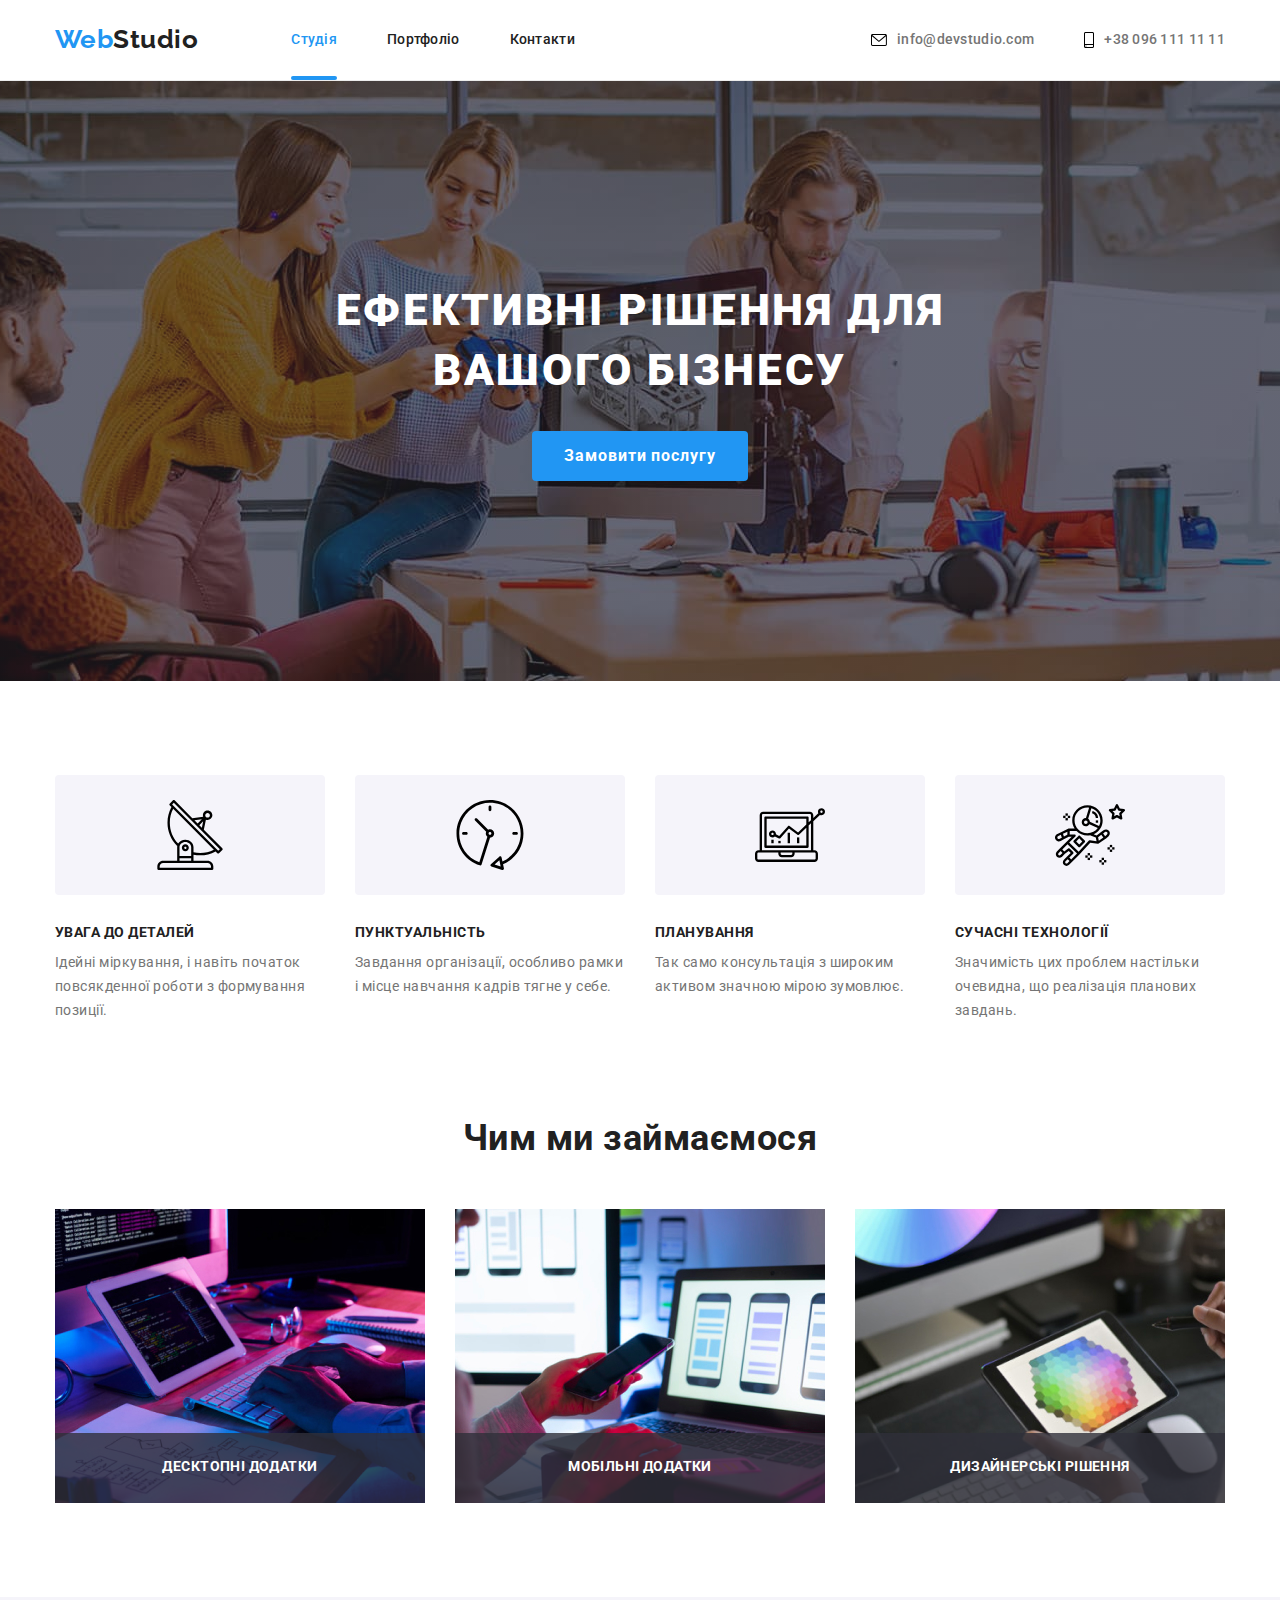
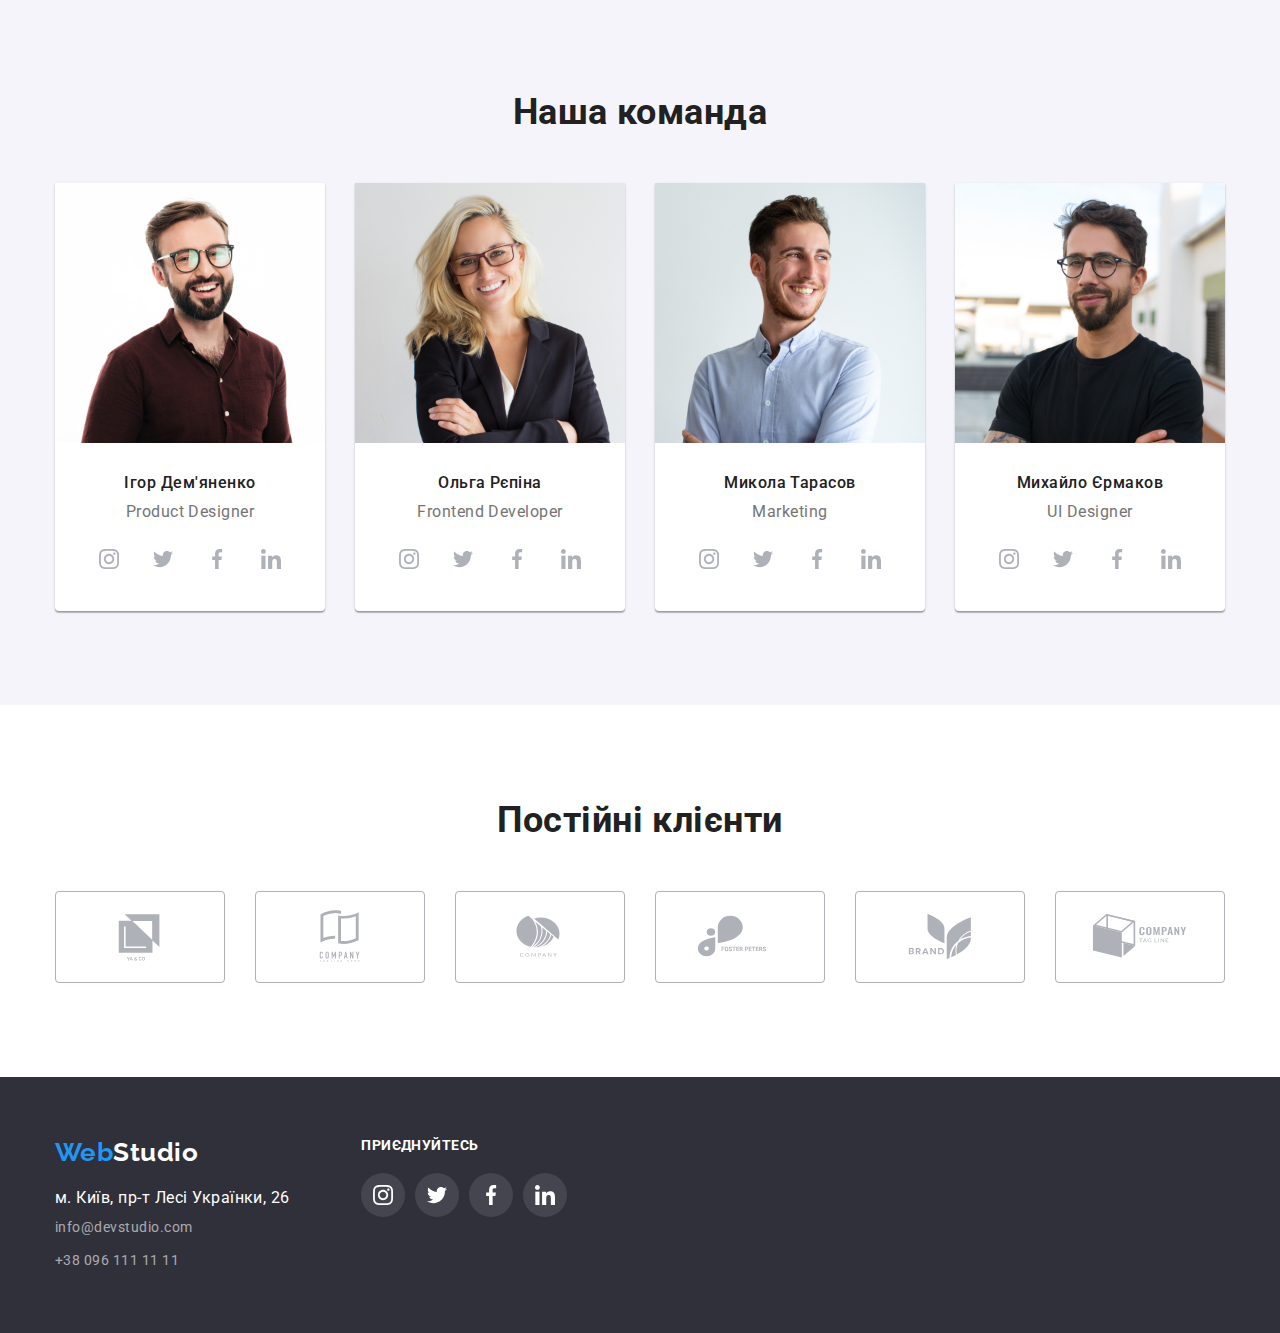
<file: index.html>
<!DOCTYPE html>
<html lang="uk">

<head>
    <meta charset="UTF-8">
    <meta http-equiv="X-UA-Compatible" content="IE=edge">
    <meta name="viewport" content="width=device-width, initial-scale=1.0">
    <title>Document</title>
    <link rel="stylesheet" href="./css/styles.css">
    <link rel="preconnect" href="https://fonts.googleapis.com">
    <link rel="preconnect" href="https://fonts.gstatic.com" crossorigin>
    <link rel="stylesheet"
        href="https://cdnjs.cloudflare.com/ajax/libs/modern-normalize/1.1.0/modern-normalize.min.css">
    <link
        href="https://fonts.googleapis.com/css2?family=Raleway:wght@700&family=Roboto:wght@400;500;700;900&display=swap"
        rel="stylesheet">
    <link rel="stylesheet" href="css/styles.css">
</head>

<body class="page">
    <header class="page-header">
        <nav class="container main-nav">
            <a href="./index.html" class="logo"><span class="logo-first">Web</span>Studio</a>
            <ul class="site-nav list">
                <li class="item"><a class="link current" href="./index.html">Студія</a></li>
                <li class="item"><a class="link" href="./portfolio.html">Портфоліо</a></li>
                <li class="item"><a class="link" href="">Контакти</a></li>
            </ul>
    
            <ul class="auth-nav list">
                <li class="item">
                    <a class="link-contact" href="mailto:info@devstudio.com">
                        <svg class="svg-contact" style="width: 16px; height: 12px">
                            <use href="./images/icons.svg#icon-envelope"></use>
                        </svg>
                        <p>info@devstudio.com</p>
                    </a>
                </li>
                <li class="item">
                    <a class="link-contact" href="tel:+380961111111">
                        <svg class="svg-contact" style="width: 10px; height: 16px">
                            <use href="./images/icons.svg#icon-smartphone"></use>
                        </svg>
                        <p>+38 096 111 11 11</p>
                    </a>
                </li>
            </ul>
        </nav>
    </header>

    <main>
        <section class="section-hero hero">
                <div class="container">
                    <h1 class="hero-title">Ефективні рішення для вашого бізнесу</h1>
                    <button type="button" class="button-hero" data-modal-open>Замовити послугу</button>
                </div>
        </section>

        <section class="section">
            <div class="container">
                <h2 class="visually-hidden">Особливості</h2>
                <ul class="feauture-list">
                    <li class="item">
                        <div class="icon-box">
                            <svg class="icon">
                                <use href="./images/icons.svg#icon-antenna-1"></use>
                            </svg>
                        </div>
                        <h3 class="title">УВАГА ДО ДЕТАЛЕЙ</h3>
                        <p class="text">Ідейні міркування, і навіть початок повсякденної роботи з формування позиції.</p>
                    </li>
                    <li class="item">
                        <div class="icon-box">
                            <svg class="icon">
                                <use href="./images/icons.svg#icon-clock"></use>
                            </svg>
                        </div>

                        <h3 class="title">ПУНКТУАЛЬНІСТЬ</h3>
                        <p class="text">Завдання організації, особливо рамки і місце навчання кадрів тягне у себе.</p>
                    </li>
                    <li class="item">
                        <div class="icon-box">
                            <svg class="icon">
                                <use href="./images/icons.svg#icon-diagram"></use>
                            </svg>
                        </div>

                        <h3 class="title">ПЛАНУВАННЯ</h3>
                        <p class="text">Так само консультація з широким активом значною мірою зумовлює.</p>
                    </li>
                    <li class="item">
                        <div class="icon-box">
                            <svg class="icon">
                                <use href="./images/icons.svg#icon-astronaut"></use>
                            </svg>
                        </div>

                        <h3 class="title">СУЧАСНІ ТЕХНОЛОГІЇ</h3>
                        <p class="text">Значимість цих проблем настільки очевидна, що реалізація планових завдань.</p>
                    </li>
                </ul>
        
            </div>
        </section>

        <section class="section top-padd-minus">
            <div class="container">
                <h2 class="section-title">Чим ми займаємося</h2>
                <ul class="our-work">
                    <li class="item">
                        <img src="./images/img1.jpg" alt="Людина верстає за компьютером" width="370">
                        <div class="shadow-box">
                            <p class="our-work-header">Десктопні додатки</p>
                        </div>
                    </li>
                    <li class="item">
                        <img src="./images/img2.jpg" alt="Людина верстає. Телефон у руці." width="370">
                        <div class="shadow-box">
                            <p class="our-work-header">Мобільні додатки</p>
                        </div>
                
                    </li>
                    <li class="item">
                        <img src="./images/img3.jpg" alt="Людина верстає. Планшет у руці." width="370">
                        <div class="shadow-box">
                            <p class="our-work-header">Дизайнерські рішення</p>
                        </div>
                    </li>
                </ul>
        
            </div>
        </section>

        <section class="section team">
            <div class="container">
                <h2 class="section-title team">Наша команда</h2>
                <ul class="team-list">
                    <li class="item">
                        <img src="./images/img_kom_1.jpg" alt="Фото Ігор Дем'яненко. Product Designer." width="270">
                        <div class="team-name">
                            <h3 class="com-title">Ігор Дем'яненко</h3>
                            <p class="com-text">Product Designer</p>
                            <div class="social-link">
                                <ul class="social-list">
                                    <li class="item">
                                        <a class="item-link-team" href="">
                                            <svg class="svg-social">
                                                <use href="./images/icons.svg#icon-instagram"></use>
                                            </svg>
                                        </a>
                                    </li>
                                    <li class="item">
                                        <a class="item-link-team" href="">
                                            <svg class="svg-social">
                                                <use href="./images/icons.svg#icon-twitter"></use>
                                            </svg>
                                        </a>
                                    </li>
                                    <li class="item">
                                        <a class="item-link-team" href="">
                                            <svg class="svg-social">
                                                <use href="./images/icons.svg#icon-facebook"></use>
                                            </svg>
                                        </a>
                                    </li>
                                    <li class="item">
                                        <a class="item-link-team" href="">
                                            <svg class="svg-social">
                                                <use href="./images/icons.svg#icon-linkedin"></use>
                                            </svg>
                                        </a>
                                    </li>
                                </ul>
                        
                            </div>
                        </div>
                    </li>
                    <li class="item">
                        <img src="./images/img_kom_2.jpg" alt="Фото Ольга Рєпіна. Frontend Developer." width="270">
                        <div class="team-name">
                            <h3 class="com-title">Ольга Рєпіна</h3>
                            <p class="com-text">Frontend Developer</p>
                            <div class="social-link">
                                <ul class="social-list">
                                    <li class="item">
                                        <a class="item-link-team" href="">
                                            <svg class="svg-social">
                                                <use href="./images/icons.svg#icon-instagram"></use>
                                            </svg>
                                        </a>
                                    </li>
                                    <li class="item">
                                        <a class="item-link-team" href="">
                                            <svg class="svg-social">
                                                <use href="./images/icons.svg#icon-twitter"></use>
                                            </svg>
                                        </a>
                                    </li>
                                    <li class="item">
                                        <a class="item-link-team" href="">
                                            <svg class="svg-social">
                                                <use href="./images/icons.svg#icon-facebook"></use>
                                            </svg>
                                        </a>
                                    </li>
                                    <li class="item">
                                        <a class="item-link-team" href="">
                                            <svg class="svg-social">
                                                <use href="./images/icons.svg#icon-linkedin"></use>
                                            </svg>
                                        </a>
                                    </li>
                                </ul>
                        </div>
                    </li>
                    <li class="item">
                        <img src="./images/img_kom_3.jpg" alt="Фото Микола Тарасов. Marketing." width="270">
                        <div class="team-name">
                            <h3 class="com-title">Микола Тарасов</h3>
                            <p class="com-text">Marketing</p>
                            <div class="social-link">
                                <ul class="social-list">
                                    <li class="item">
                                        <a class="item-link-team" href="">
                                            <svg class="svg-social">
                                                <use href="./images/icons.svg#icon-instagram"></use>
                                            </svg>
                                        </a>
                                    </li>
                                    <li class="item">
                                        <a class="item-link-team" href="">
                                            <svg class="svg-social">
                                                <use href="./images/icons.svg#icon-twitter"></use>
                                            </svg>
                                        </a>
                                    </li>
                                    <li class="item">
                                        <a class="item-link-team" href="">
                                            <svg class="svg-social">
                                                <use href="./images/icons.svg#icon-facebook"></use>
                                            </svg>
                                        </a>
                                    </li>
                                    <li class="item">
                                        <a class="item-link-team" href="">
                                            <svg class="svg-social">
                                                <use href="./images/icons.svg#icon-linkedin"></use>
                                            </svg>
                                        </a>
                                    </li>
                                </ul>
                        </div>
                    </li>
                    <li class="item">
                        <img src="./images/img_kom_4.jpg" alt="Фото Михайло Єрмаков. UI Designer." width="270">
                        <div class="team-name">
                            <h3 class="com-title">Михайло Єрмаков</h3>
                            <p class="com-text">UI Designer</p>
                            <div class="social-link">
                                <ul class="social-list">
                                    <li class="item">
                                        <a class="item-link-team" href="">
                                            <svg class="svg-social">
                                                <use href="./images/icons.svg#icon-instagram"></use>
                                            </svg>
                                        </a>
                                    </li>
                                    <li class="item">
                                        <a class="item-link-team" href="">
                                            <svg class="svg-social">
                                                <use href="./images/icons.svg#icon-twitter"></use>
                                            </svg>
                                        </a>
                                    </li>
                                    <li class="item">
                                        <a class="item-link-team" href="">
                                            <svg class="svg-social">
                                                <use href="./images/icons.svg#icon-facebook"></use>
                                            </svg>
                                        </a>
                                    </li>
                                    <li class="item">
                                        <a class="item-link-team" href="">
                                            <svg class="svg-social">
                                                <use href="./images/icons.svg#icon-linkedin"></use>
                                            </svg>
                                        </a>
                                    </li>
                                </ul>
                        </div>
                    </li>
                </ul>        
            </div>
        </section>

        <section class="section">
            <div class="container">
                <h2 class="section-title">Постійні клієнти</h2>
                <ul class="client-list">
                    <li class="item">
                        <a class="client" href="">
                            <svg class="svg-client">
                                <use href="./images/icons.svg#icon-company1"></use>
                            </svg>
                        </a>
                    </li>
                    <li class="item">
                        <a class="client" href="">
                            <svg class="svg-client">
                                <use href="./images/icons.svg#icon-company2"></use>
                            </svg>
                
                        </a>
                    </li>
                    <li class="item">
                        <a class="client" href="">
                            <svg class="svg-client">
                                <use href="./images/icons.svg#icon-company3"></use>
                            </svg>               
                        </a>
                    </li>
                    <li class="item">
                        <a class="client" href="">
                            <svg class="svg-client">
                                <use href="./images/icons.svg#icon-company4"></use>
                            </svg>                
                        </a>
                    </li>
                    <li class="item">
                        <a class="client" href="">
                            <svg class="svg-client">
                                <use href="./images/icons.svg#icon-company5"></use>
                            </svg>               
                        </a>
                    </li>
                    <li class="item">
                        <a class="client" href="">
                            <svg class="svg-client">
                                <use href="./images/icons.svg#icon-company6"></use>
                            </svg>               
                        </a>
                    </li>
                </ul>
            </div>
        </section>    
    </main>

    <footer class="footer">
        <div class="container foot">
            <div class="footer-div">
                <div class="addr">
                    <a href="./index.html" class="logo"><span class="logo-first">Web</span>Studio</a>
                    <address>
                        <ul class="list-footer">
                            <li class="item"><a href="" class="addr-city">м. Київ, пр-т Лесі Українки, 26</a></li>
                            <li class="item"><a href="mailto:info@devstudio.com" class="addr-mail-tel">info@devstudio.com</a></li>
                            <li class="item"><a href="tel:+380961111111" class="addr-mail-tel">+38 096 111 11 11</a></li>
                        </ul>
                    </address>
                
                </div>
                <div class="social-link">
                    <p class="title-social">приєднуйтесь</p>
                    <ul class="social-list">
                        <li class="item">
                            <a class="item-link-footer" href="">
                                <svg class="svg-social" style="width: 20px; height: 20px">
                                    <use href="./images/icons.svg#icon-instagram"></use>
                                </svg>
                            </a>
                        </li>
                        <li class="item">
                            <a class="item-link-footer" href="">
                                <svg class="svg-social" style="width: 20px; height: 20px">
                                    <use href="./images/icons.svg#icon-twitter"></use>
                                </svg>
                            </a>
                        </li>
                        <li class="item">
                            <a class="item-link-footer" href="">
                                <svg class="svg-social" style="width: 20px; height: 20px">
                                    <use href="./images/icons.svg#icon-facebook"></use>
                                </svg>
                            </a>
                        </li>
                        <li class="item">
                            <a class="item-link-footer" href="">
                                <svg class="svg-social" style="width: 20px; height: 20px">
                                    <use href="./images/icons.svg#icon-linkedin"></use>
                                </svg>
                            </a>
                        </li>
                    </ul>
                </div>
            </div>
        </div>
    </footer>
<div class="backdrop is-hidden" data-modal>
    <div class="modal">
        <p>Modal window</p>
        <buttom class="button-close" data-modal-close>
            <svg class="svg-close">
                <use href="./images/icons.svg#icon-close-black"></use>
            </svg>
        </buttom>
    </div>
</div>
<script src="./js/modal.js"></script>
</body>
</html>
</file>
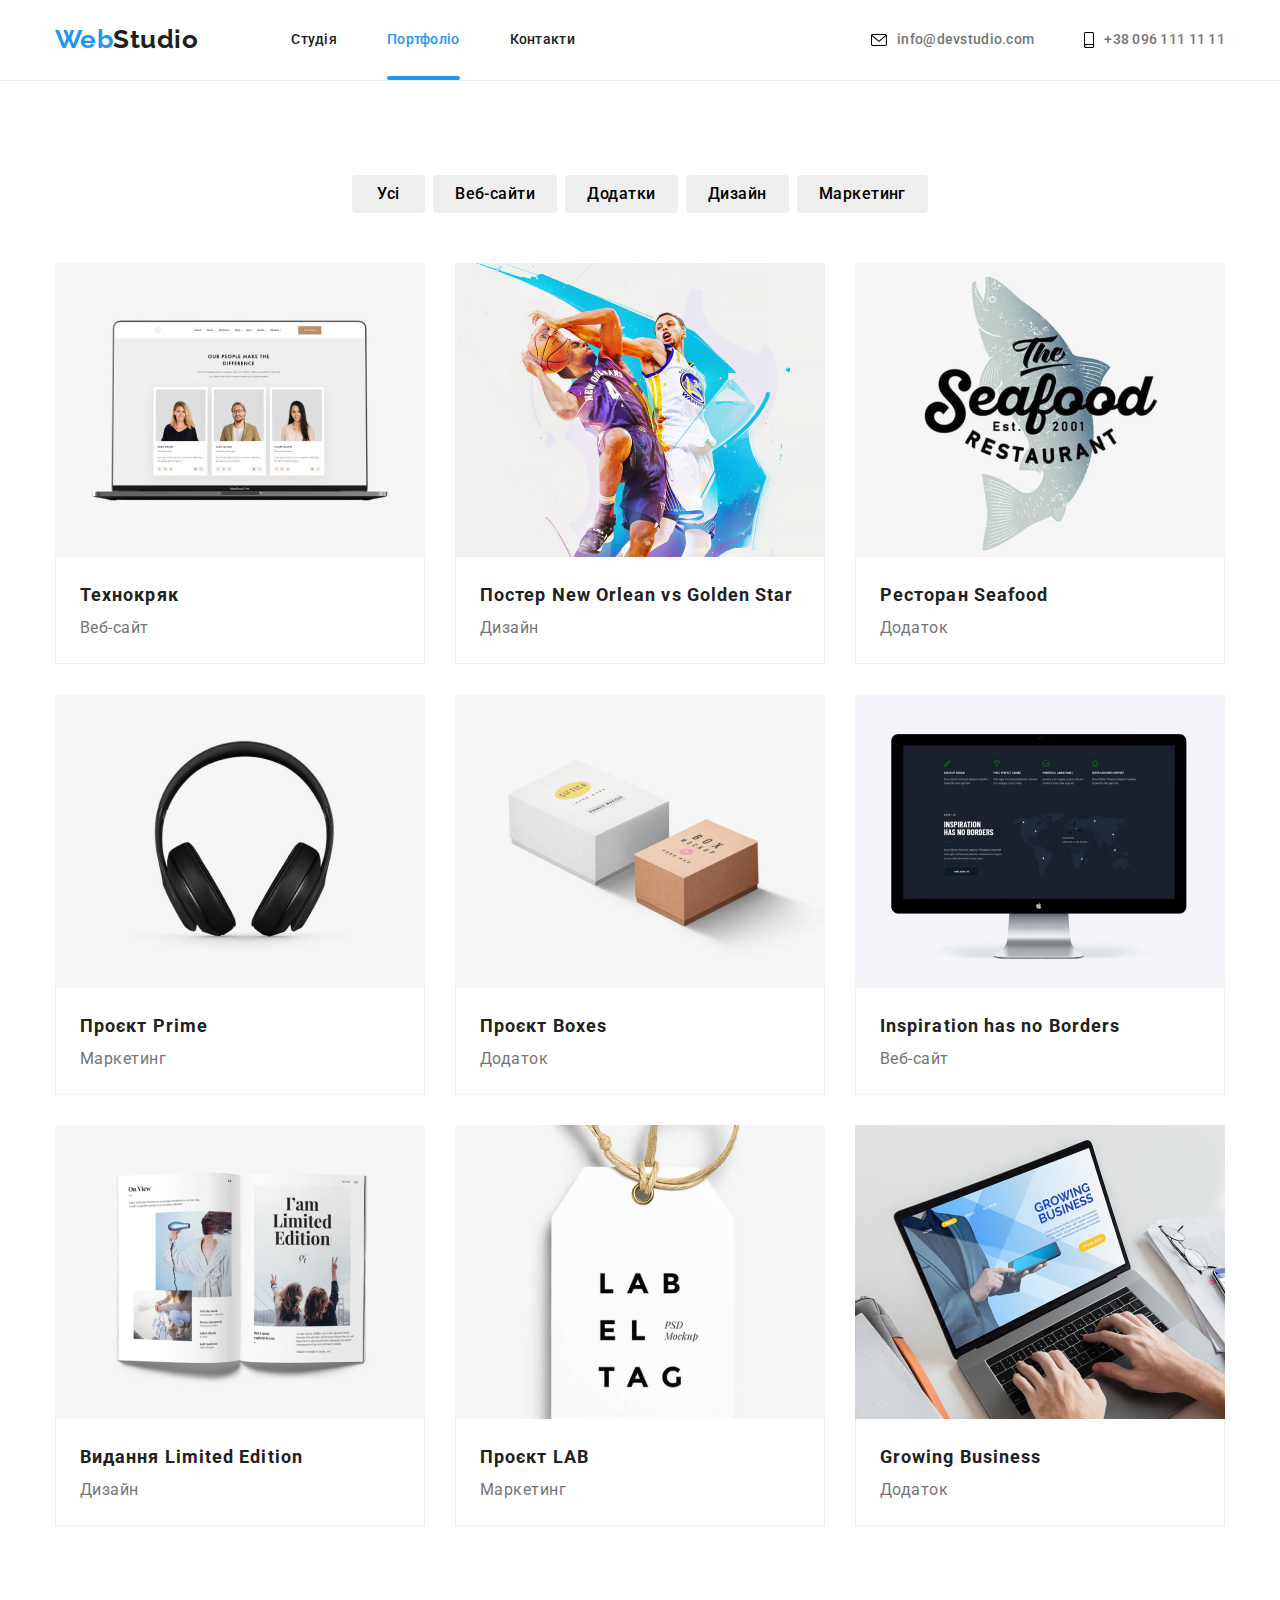
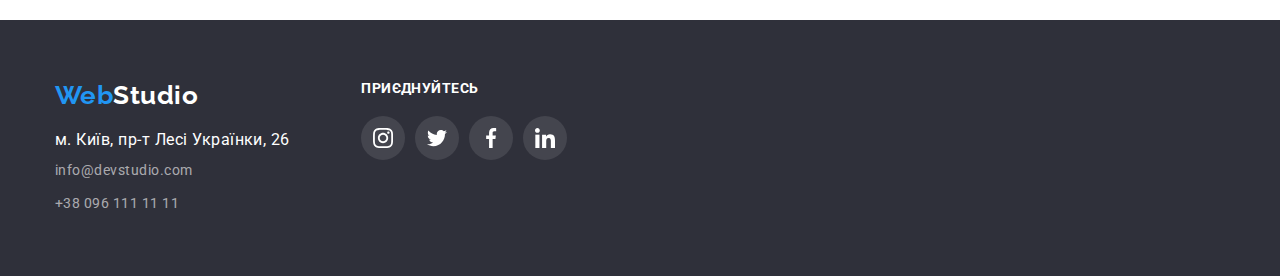
<file: portfolio.html>
<!DOCTYPE html>
<html lang="uk">

<head>
    <meta charset="UTF-8">
    <meta http-equiv="X-UA-Compatible" content="IE=edge">
    <meta name="viewport" content="width=device-width, initial-scale=1.0">
    <title>Document</title>
    <link rel="stylesheet" href="./css/styles.css">
    <link rel="preconnect" href="https://fonts.googleapis.com">
    <link rel="preconnect" href="https://fonts.gstatic.com" crossorigin>
    <link rel="stylesheet" href="https://cdnjs.cloudflare.com/ajax/libs/modern-normalize/1.1.0/modern-normalize.min.css">
    <link rel="stylesheet" href="https://fonts.googleapis.com/css2?family=Raleway:wght@700&family=Roboto:wght@400;500;700;900&display=swap">
    <link rel="stylesheet" href="css/styles.css">
</head>

<body class="page portfolio">
    <header class="page-header">
        <nav class="container main-nav">
            <a href="./index.html" class="logo"><span class="logo-first">Web</span>Studio</a>
            <ul class="site-nav list">
                <li class="item"><a class="link" href="./index.html">Студія</a></li>
                <li class="item"><a class="link current" href="./portfolio.html">Портфоліо</a></li>
                <li class="item"><a class="link" href="">Контакти</a></li>
            </ul>
    
            <ul class="auth-nav list">
                <li class="item">
                    <a class="link-contact" href="mailto:info@devstudio.com">
                        <svg class="svg-contact" style="width: 16px; height: 12px">
                            <use href="./images/icons.svg#icon-envelope"></use>
                        </svg>
                        <p>info@devstudio.com</p>
                    </a>
                </li>
                <li class="item">
                    <a class="link-contact" href="tel:+380961111111">
                        <svg class="svg-contact" style="width: 10px; height: 16px">
                            <use href="./images/icons.svg#icon-smartphone"></use>
                        </svg>
                        <p>+38 096 111 11 11</p>
                    </a>
                </li>
            </ul>
        </nav>
    </header>

    <main>
        <section class="section">
            <div class="container">
                <h1 class="visually-hidden">Portfolio</h1>
                <!--Кпопки  -->
                <ul class="list-buttom">
                    <li class="item"><button class="button">Усі</button></li>
                    <li class="item"><button class="button">Веб-сайти</button></li>
                    <li class="item"><button class="button">Додатки</button></li>
                    <li class="item"><button class="button">Дизайн</button></li>
                    <li class="item"><button class="button">Маркетинг</button></li>
                </ul>
        
                <!-- Елементи портфолио -->
                <ul class="portfolio-list">
                    <li class="item">
                        <a class="card" href="">
                            <div class="portfolio-wrap">
                                <img src="./images/tehnokryak.jpg" alt="Ноутбук із відкритим сайтом" width="370">
                                <p class="shadow-text">
                                    Ресурс пропонує комплексні пропозиції з різним рівнем функціоналу та сервісів. Все це
                                    дозволить відвідувачу
                                    отримати
                                    вичерпні відомості про компанію чи приватну особу.
                                </p>
                            </div>
                            <div class="project">
                                <h2 class="card-header">Технокряк</h2>
                                <p class="card-text">Веб-сайт</p>
                            </div>
                        </a>
                    </li>
                    <li class="item">
                        <a class="card" href="">
                            <div class="portfolio-wrap">
                                <img src="./images/postno.jpg" alt="Баскетболісти грають" width="370">
                                <p class="shadow-text">
                                    Ресурс пропонує комплексні пропозиції з різним рівнем функціоналу та сервісів. Все це
                                    дозволить відвідувачу
                                    отримати
                                    вичерпні відомості про компанію чи приватну особу.
                                </p>
                            </div>
        
                            <div class="project">
                                <h2 class="card-header">Постер New Orlean vs Golden Star</h2>
                                <p class="card-text">Дизайн</p>
        
                            </div>
                        </a>
                    </li>
                    <li class="item">
                        <a class="card" href="">
                            <div class="portfolio-wrap">
        
                                <img src="./images/seafood.jpg" alt="Малюнок риби" width="370">
                                <p class="shadow-text">
                                    Ресурс пропонує комплексні пропозиції з різним рівнем функціоналу та сервісів. Все це
                                    дозволить відвідувачу
                                    отримати
                                    вичерпні відомості про компанію чи приватну особу.
                                </p>
                            </div>
        
                            <div class="project">
                                <h2 class="card-header">Ресторан Seafood</h2>
                                <p class="card-text">Додаток</p>
        
                            </div>
                        </a>
                    </li>
                    <li class="item">
                        <a class="card" href="">
                            <div class="portfolio-wrap">
        
                                <img src="./images/primepr.jpg" alt="Навушники" width="370">
                                <p class="shadow-text">
                                    Ресурс пропонує комплексні пропозиції з різним рівнем функціоналу та сервісів. Все це
                                    дозволить відвідувачу
                                    отримати
                                    вичерпні відомості про компанію чи приватну особу.
                                </p>
                            </div>
        
                            <div class="project">
                                <h2 class="card-header">Проєкт Prime</h2>
                                <p class="card-text">Маркетинг</p>
        
                            </div>
                        </a>
                    </li>
                    <li class="item">
                        <a class="card" href="">
                            <div class="portfolio-wrap">
        
                                <img src="./images/boxes.jpg" alt="Дві коробки" width="370">
                                <p class="shadow-text">
                                    Ресурс пропонує комплексні пропозиції з різним рівнем функціоналу та сервісів. Все це
                                    дозволить відвідувачу
                                    отримати
                                    вичерпні відомості про компанію чи приватну особу.
                                </p>
                            </div>
        
                            <div class="project">
                                <h2 class="card-header">Проєкт Boxes</h2>
                                <p class="card-text">Додаток</p>
        
                            </div>
                        </a>
                    </li>
                    <li class="item">
                        <a class="card" href="">
                            <div class="portfolio-wrap">
                                <img src="./images/monitor.jpg" alt="Монітор" width="370">
                                <p class="shadow-text">
                                    Ресурс пропонує комплексні пропозиції з різним рівнем функціоналу та сервісів. Все це
                                    дозволить відвідувачу
                                    отримати
                                    вичерпні відомості про компанію чи приватну особу.
                                </p>
                            </div>
        
                            <div class="project">
                                <h2 class="card-header">Inspiration has no Borders</h2>
                                <p class="card-text">Веб-сайт</p>
        
                            </div>
                        </a>
                    </li>
                    <li class="item">
                        <a class="card" href="">
                            <div class="portfolio-wrap">
        
                                <img src="./images/book.jpg" alt="Відкрита книга" width="370">
                                <p class="shadow-text">
                                    Ресурс пропонує комплексні пропозиції з різним рівнем функціоналу та сервісів. Все це
                                    дозволить відвідувачу
                                    отримати
                                    вичерпні відомості про компанію чи приватну особу.
                                </p>
                            </div>
        
                            <div class="project">
                                <h2 class="card-header">Видання Limited Edition</h2>
                                <p class="card-text">Дизайн</p>
        
                            </div>
                        </a>
                    </li>
                    <li class="item">
                        <a class="card" href="">
                            <div class="portfolio-wrap">
        
                                <img src="./images/label.jpg" alt="Паперова мітка" width="370">
                                <p class="shadow-text">
                                    Ресурс пропонує комплексні пропозиції з різним рівнем функціоналу та сервісів. Все це
                                    дозволить відвідувачу
                                    отримати
                                    вичерпні відомості про компанію чи приватну особу.
                                </p>
                            </div>
        
                            <div class="project">
                                <h2 class="card-header">Проєкт LAB</h2>
                                <p class="card-text">Маркетинг</p>
        
                            </div>
                        </a>
                    </li>
                    <li class="item">
                        <a class="card" href="">
                            <div class="portfolio-wrap">
        
                                <img src="./images/notebook.jpg" alt="Ноутбук" width="370">
                                <p class="shadow-text">
                                    Ресурс пропонує комплексні пропозиції з різним рівнем функціоналу та сервісів. Все це
                                    дозволить відвідувачу
                                    отримати
                                    вичерпні відомості про компанію чи приватну особу.
                                </p>
                            </div>
        
                            <div class="project">
                                <h2 class="card-header">Growing Business</h2>
                                <p class="card-text">Додаток</p>
        
                            </div>
                        </a>
                    </li>
                </ul>
            </div>
        </section>
    </main>

    <footer class="footer">
        <div class="container foot">
            <div class="footer-div">
                <div class="addr">
                    <a href="./index.html" class="logo"><span class="logo-first">Web</span>Studio</a>
                    <address>
                        <ul class="list-footer">
                            <li class="item"><a href="" class="addr-city">м. Київ, пр-т Лесі Українки, 26</a></li>
                            <li class="item"><a href="mailto:info@devstudio.com"
                                    class="addr-mail-tel">info@devstudio.com</a></li>
                            <li class="item"><a href="tel:+380961111111" class="addr-mail-tel">+38 096 111 11 11</a></li>
                        </ul>
                    </address>
    
                </div>
                <div class="social-link">
                    <p class="title-social">приєднуйтесь</p>
                    <ul class="social-list">
                        <li class="item">
                            <a class="item-link-footer" href="">
                                <svg class="svg-social" style="width: 20px; height: 20px">
                                    <use href="./images/icons.svg#icon-instagram"></use>
                                </svg>
                            </a>
                        </li>
                        <li class="item">
                            <a class="item-link-footer" href="">
                                <svg class="svg-social" style="width: 20px; height: 20px">
                                    <use href="./images/icons.svg#icon-twitter"></use>
                                </svg>
                            </a>
                        </li>
                        <li class="item">
                            <a class="item-link-footer" href="">
                                <svg class="svg-social" style="width: 20px; height: 20px">
                                    <use href="./images/icons.svg#icon-facebook"></use>
                                </svg>
                            </a>
                        </li>
                        <li class="item">
                            <a class="item-link-footer" href="">
                                <svg class="svg-social" style="width: 20px; height: 20px">
                                    <use href="./images/icons.svg#icon-linkedin"></use>
                                </svg>
                            </a>
                        </li>
                    </ul>
                </div>
            </div>
        </div>
    </footer>
    <script src="./js/modal.js"></script>
</body>

</html>
</file>
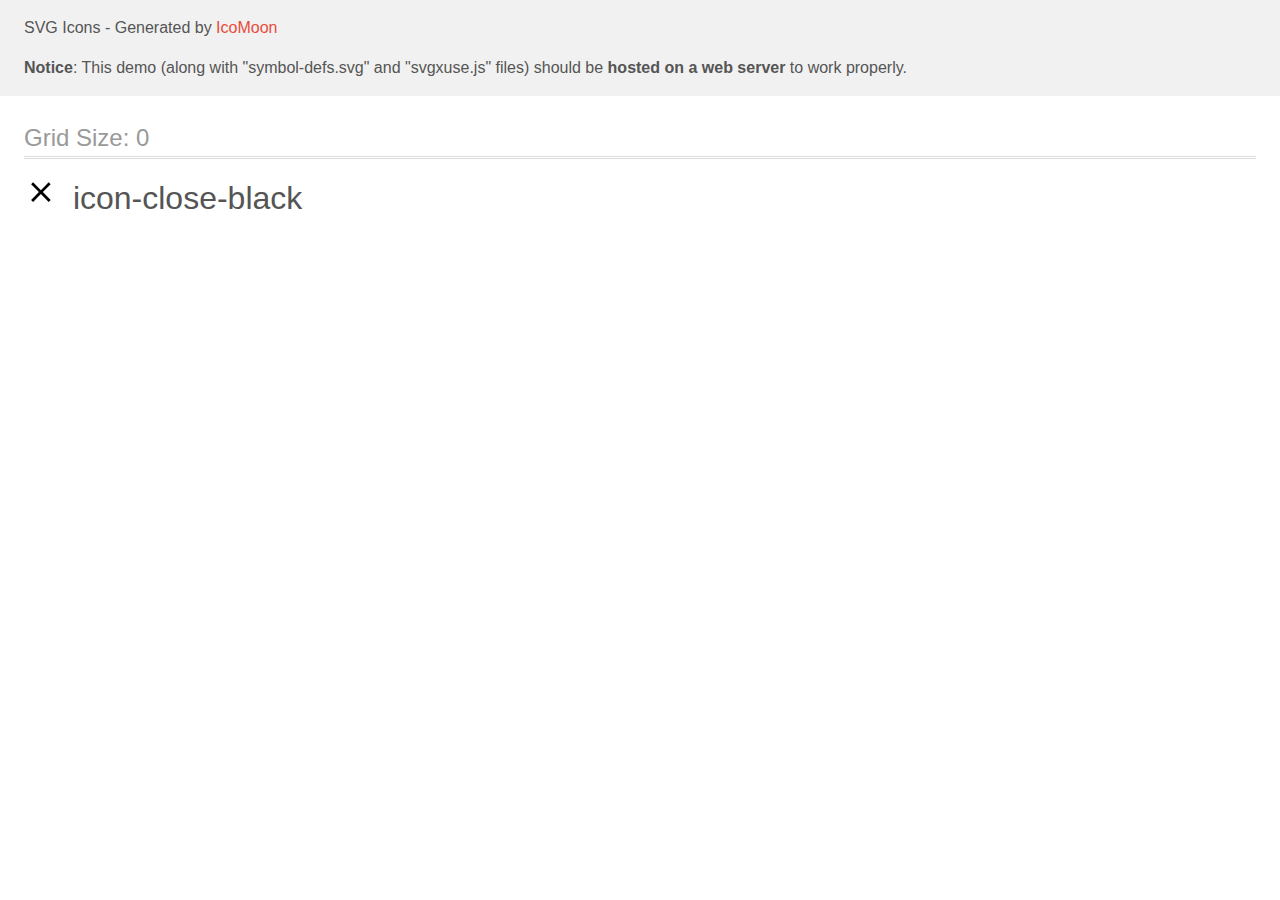
<file: icons/close/demo-external-svg.html>
<!doctype html>
<html>
<head>
    <title>IcoMoon - SVG Icons</title>
    <meta charset="utf-8">
    <meta name="viewport" content="width=device-width, initial-scale=1">
    <link rel="stylesheet" href="demo-files/demo.css">
    <link rel="stylesheet" href="style.css">
</head>
<body>
<header class="bgc1 clearfix">
<div class="mhl">
    <p>SVG Icons - Generated by <a href="https://icomoon.io/app">IcoMoon</a></p><p><strong>Notice</strong>: This demo (along with "symbol-defs.svg" and "svgxuse.js" files) should be <b>hosted on a web server</b> to work properly.</p>
</div>
</header>
    <div class="clearfix mhl ptl">
        <h1 class="mvm mtn fgc1">Grid Size: 0</h1>
        <div class="glyph fs1">
            <div class="clearfix pbs">
                <svg class="icon icon-close-black"><use xlink:href="symbol-defs.svg#icon-close-black"></use></svg><span class="name"> icon-close-black</span>
            </div>
        </div>
  </div>
<script defer src="svgxuse.js"></script>
</body>
</html>
</file>
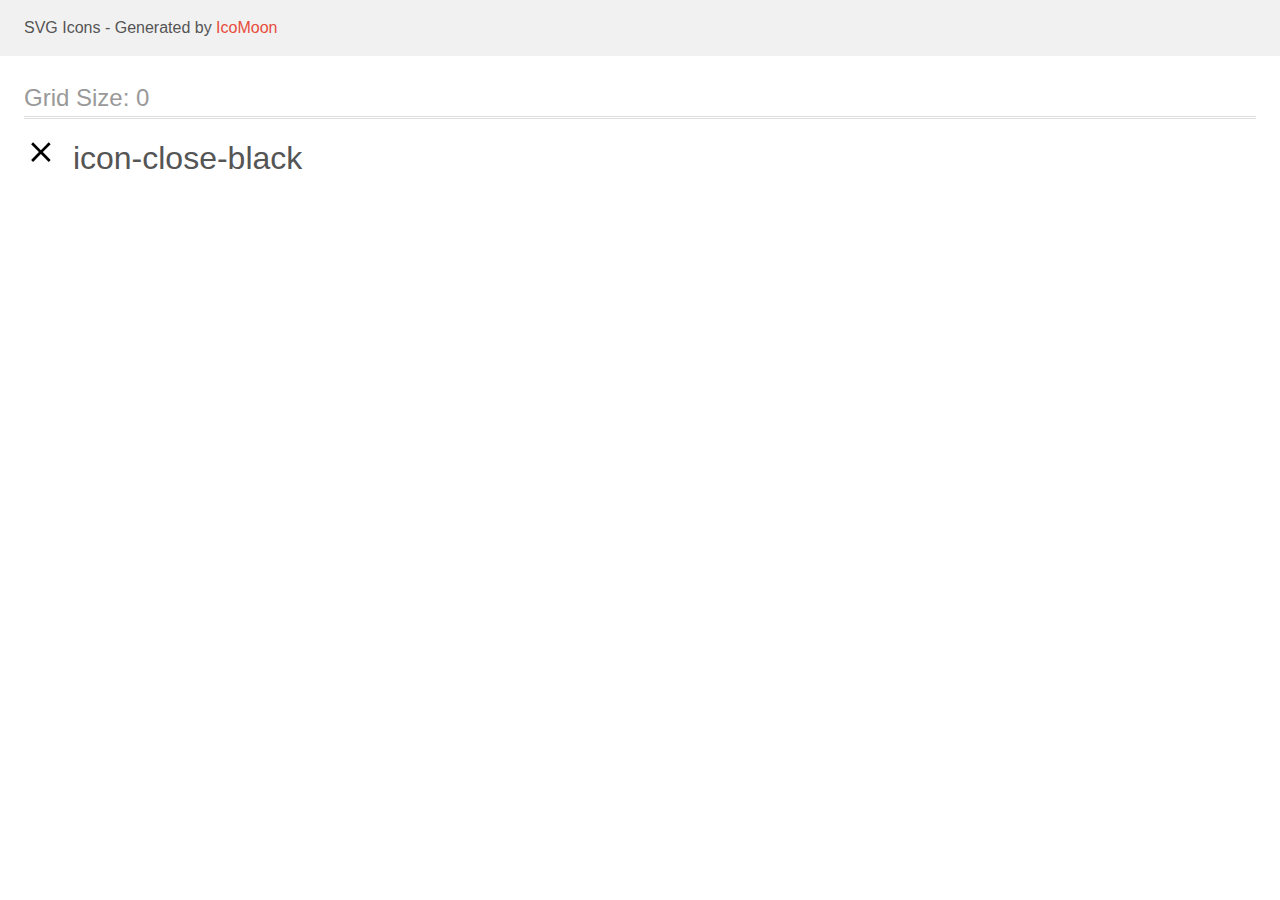
<file: icons/close/demo.html>
<!doctype html>
<html>
<head>
    <title>IcoMoon - SVG Icons</title>
    <meta charset="utf-8">
    <meta name="viewport" content="width=device-width, initial-scale=1">
    <link rel="stylesheet" href="demo-files/demo.css">
    <link rel="stylesheet" href="style.css">
</head>
<body>
<svg aria-hidden="true" style="position: absolute; width: 0; height: 0; overflow: hidden;" version="1.1" xmlns="http://www.w3.org/2000/svg" xmlns:xlink="http://www.w3.org/1999/xlink">
<defs>
<symbol id="icon-close-black" viewBox="0 0 32 32">
<path d="M26.667 7.303l-1.97-1.97-7.808 7.808-7.808-7.808-1.97 1.97 7.808 7.808-7.808 7.808 1.97 1.97 7.808-7.808 7.808 7.808 1.97-1.97-7.808-7.808 7.808-7.808z"></path>
</symbol>
</defs>
</svg>

<header class="bgc1 clearfix">
<div class="mhl">
    <p>SVG Icons - Generated by <a href="https://icomoon.io/app">IcoMoon</a></p>
</div>
</header>
    <div class="clearfix mhl ptl">
        <h1 class="mvm mtn fgc1">Grid Size: 0</h1>
        <div class="glyph fs1">
            <div class="clearfix pbs">
                <svg class="icon icon-close-black"><use xlink:href="#icon-close-black"></use></svg><span class="name"> icon-close-black</span>
            </div>
        </div>
  </div>
<script defer src="svgxuse.js"></script>
</body>
</html>
</file>
<file: css/styles.css>
/* #757575 основной цвет текста обзацев  */
/* #212121 основной зоголовков */
/* #2196F3 цвет выделения */
/* #F5F5F5; основной цвет фона  */
/* #F5F4FA вторичный цвет фона */
/* #FFFFFF цвет фона хэдера */
/* #2F303A колір футера */
/* #F5F4FA колір bg кпопок */
/*  */
:root {
  --primary-text-color: #757575;
  --title-text-color: #212121;
  --select-text-color: #2196f3;
  --addr-color-tel-mail: rgba(255, 255, 255, 0.6);
  --addr-color-city: #ffffff;
  --footer-bg-color: #2f303a;
  --second-color-logo-footer: #ffffff;
  --button-bg-color: #f5f4fa;
  --button-text-color: #212121;
  --button-select-color: #2196f3;
  --button-select-text-color: #ffffff;
  --bg-team-section-color: #f5f4fa;
}

ul {
  list-style: none;
  padding: 0;
  margin: 0;
}

a {
  text-decoration: none;
  color: inherit;
}

h1,
h2,
h3,
h4,
h5,
h6 {
  margin: 0;
}

p {
  margin: 0;
}

address {
  font-style: normal;
}

button {
  font-family: inherit;
  padding: 0;
  margin: 0;
}

img {
  display: block;
  max-width: 100%;
  height: auto;
}

.visually-hidden {
  position: absolute;
  white-space: nowrap;
  width: 1px;
  height: 1px;
  overflow: hidden;
  border: 0;
  padding: 0;
  clip: rect(0 0 0 0);
  clip-path: inset(50%);
  margin: -1px;
}

.container {
  margin-left: auto;
  margin-right: auto;
  padding-left: 15px;
  padding-right: 15px;

  width: 1200px;
}

.page {
  color: var(--primary-text-color);
  background-color: #f5f5f5;
  font-family: Roboto, sans-serif;
  letter-spacing: 0.03em;
}

.page.portfolio {
  background-color: #ffffff;
}

/* ЛОГО */
.logo {
  display: block;
  margin-right: 93px;

  color: var(--title-text-color);
  font-weight: 700;
  font-size: 26px;
  line-height: 1.2;
  font-family: Raleway, sans-serif;
}

.logo-first {
  color: var(--select-text-color);
}

.footer .logo {
  margin-bottom: 20px;

  color: var(--second-color-logo-footer);
}

/* Header та навігація */
.page-header {
  color: var(--title-text-color);
  background-color: var(--button-select-text-color);
  border: transparent;
  border-bottom: 1px solid #ececec;
}

.site-nav {
  display: flex;
}

.site-nav .item:not(:last-child) {
  margin-right: 50px;
}

.site-nav .link {
  position: relative;

  display: block;
  padding: 32px 0;

  color: var(--title-text-color);
  font-weight: 500;
  font-size: 14px;
  line-height: 1.14;
  letter-spacing: 0.02em;

  transition: color 250ms cubic-bezier(0.4, 0, 0.2, 1);
}

.link.current::after {
  content: "";

  position: absolute;
  left: 0;
  bottom: 0;

  display: block;
  width: 100%;
  height: 4px;
  background: var(--button-select-color);
  border-radius: 2px;

  opacity: 1;
  transition: opacity 250ms cubic-bezier(0.4, 0, 0.2, 1);
}

.link:hover,
.link:focus {
  color: var(--select-text-color);
}

.site-nav .link.current {
  color: var(--select-text-color);
}

.auth-nav {
  display: flex;
  margin-left: auto;
}

.auth-nav .item {
  display: flex;
}

.link-contact {
  display: flex;
  padding: 32px 0;

  color: var(--primary-text-color);
  font-weight: 500;
  font-size: 14px;
  line-height: 1.14;
  letter-spacing: 0.02em;

  transition: color 250ms cubic-bezier(0.4, 0, 0.2, 1);
}

.svg-contact {
  margin-right: 10px;
  margin-top: auto;
  margin-bottom: auto;
  transition: fill 250ms cubic-bezier(0.4, 0, 0.2, 1);
}

.link-contact:hover,
.link-contact:focus {
  color: var(--select-text-color);
  fill: var(--select-text-color);
}

.auth-nav .item:not(:last-child) {
  margin-right: 50px;
}

.auth-nav .link:hover,
.auth-nav .link:focus {
  color: var(--select-text-color);
}

.main-nav {
  display: flex;
  align-items: center;
}

/* Герой */
.hero {
  color: black;
  text-align: center;
}

.section-hero {
  max-width: 1600px;
  height: 600px;
  background-image: linear-gradient(
      to right,
      rgba(47, 48, 58, 0.4),
      rgba(47, 48, 58, 0.4)
    ),
    url("../images/hero.jpg");
  background-position: 50% 50%;
  padding-top: 200px;
  padding-bottom: 200px;
  margin-left: auto;
  margin-right: auto;
  background-position: center;
  background-repeat: no-repeat;
  background-size: cover;
}

.hero-title {
  /* box-sizing: border-box; */
  display: block;
  width: 696px;
  margin-right: auto;
  margin-left: auto;
  margin-bottom: 30px;

  font-weight: 900;
  font-size: 44px;
  line-height: 1.36;
  text-align: center;
  letter-spacing: 0.06em;
  text-transform: uppercase;
  color: var(--button-select-text-color);
}

/* Секція  */
.section {
  padding-top: 94px;
  padding-bottom: 94px;
  background-color: var(--button-select-text-color);
}

.section h1,
.section h2,
.section h3 {
  color: var(--title-text-color);
}

.section-title {
  margin-bottom: 50px;

  font-weight: 700;
  font-size: 36px;
  line-height: 1.17;
  text-align: center;
}

.our-work {
  display: flex;
  flex-wrap: wrap;
}

.our-work .item:not(:last-child) {
  margin-right: 30px;
}

.section.top-padd-minus {
  padding-top: 0;
}

.our-work .item {
  position: relative;
}

.our-work .shadow-box {
  position: absolute;
  display: block;
  bottom: 0;
  padding-top: 25px;
  width: 370px;
  height: 70px;
  justify-content: center;
  letter-spacing: 0.03em;
  background: rgba(47, 48, 58, 0.8);
}

.our-work .our-work-header {
  font-weight: 700;
  font-size: 14px;
  line-height: 16px;
  letter-spacing: 0.03em;
  text-align: center;
  text-transform: uppercase;
  color: #ffffff;
}

.feauture-list {
  display: flex;
  flex-wrap: wrap;
}

.icon-box {
  display: flex;
  width: 270px;
  height: 120px;
  background-color: #f5f4fa;
  justify-content: center;
  border-radius: 4px;
  margin-bottom: 30px;
}

.icon {
  display: inline-block;

  height: 70px;
  width: 70px;
  margin-top: auto;
  margin-bottom: auto;
}

.feauture-list .item {
  width: 270px;
}

.feauture-list .item:not(:last-child) {
  margin-right: 30px;
}

.feauture-list .title {
  margin-bottom: 10px;

  font-weight: 700;
  font-size: 14px;
  line-height: 1.14;
  text-transform: uppercase;
}

.feauture-list .text {
  font-weight: 400;
  line-height: 1.71;
  font-size: 14px;
}

.section.team {
  background-color: var(--bg-team-section-color);
}

.team-list {
  display: flex;
  flex-wrap: wrap;
}

.team-list > .item {
  background-color: var(--button-select-text-color);
  box-shadow: 0px 1px 3px rgba(0, 0, 0, 0.12), 0px 1px 1px rgba(0, 0, 0, 0.14),
    0px 2px 1px rgba(0, 0, 0, 0.2);
  border-radius: 0px 0px 4px 4px;
}

.team-list .team-name {
  padding-top: 30px;
  padding-bottom: 30px;
}

.team-list .item:not(:last-child) {
  margin-right: 30px;
}

.team-list .com-title {
  margin-bottom: 10px;

  font-weight: 500;
  font-size: 16px;
  line-height: 1.2;
  text-align: center;
}

.team-list .com-text {
  font-weight: 400;
  text-align: center;
  font-size: 16px;
  line-height: 1.2;
  margin-bottom: 16px;
}

.team .social-list {
  margin-left: 32px;
}

.svg-social {
  width: 20px;
  height: 20px;
}

.client-list {
  display: flex;
  flex-wrap: wrap;
}

.client-list .item:not(:last-child) {
  margin-right: 30px;
}
.client-list .item {
  display: flex;
}

.item .client {
  display: flex;
  width: 170px;
  height: 92px;
  justify-content: center;
  align-content: center;
  border: 1px solid #afb1b8;
  border-radius: 4px;
  fill: #afb1b8;
  transition: border-color 250ms cubic-bezier(0.4, 0, 0.2, 1),
    fill 250ms cubic-bezier(0.4, 0, 0.2, 1);
}

.item .client:hover,
.item .client:focus {
  border: 1px solid var(--select-text-color);
  fill: var(--select-text-color);
}

.svg-client {
  display: inline-block;
  width: 106px;
  height: 60px;
  margin-top: auto;
  margin-bottom: auto;
}

/* FOOTER */
.footer {
  background-color: var(--footer-bg-color);
  padding-top: 60px;
  padding-bottom: 60px;
}

.footer-div {
  display: flex;
}

.footer-div .addr {
  margin-right: 70px;
}

.social-link .title-social {
  margin-bottom: 20px;

  font-style: normal;
  font-weight: 700;
  font-size: 14px;
  line-height: 16px;
  letter-spacing: 0.03em;
  text-transform: uppercase;
  color: var(--addr-color-city);
}

.team .social-list {
  display: flex;
  margin-left: 32px;
}

.social-list {
  display: flex;
}

.social-list .item {
  display: flex;
}

.social-list .item:not(:last-child) {
  margin-right: 10px;
}

.social-list .item-link-footer {
  display: flex;
  width: 44px;
  height: 44px;
  background: rgba(255, 255, 255, 0.1);
  border-radius: 50%;
  box-shadow: none;
  justify-content: center;
  align-items: center;
  fill: #ffffff;
  transition: background-color 250ms cubic-bezier(0.4, 0, 0.2, 1);
}

.social-list .item-link-footer:hover,
.social-list .item-link-footer:focus {
  background: var(--select-text-color);
}

.social-list .item-link-team {
  display: flex;
  width: 44px;
  height: 44px;
  border-radius: 50%;
  justify-content: center;
  align-items: center;
  box-shadow: none;
  fill: #afb1b8;
  transition: background-color 250ms cubic-bezier(0.4, 0, 0.2, 1),
    fill 250ms cubic-bezier(0.4, 0, 0.2, 1);
}

.social-list .item-link-team:hover,
.social-list .item-link-team:focus {
  background: var(--select-text-color);
  fill: var(--button-select-text-color);
}

.container.foot {
  display: block;
}

.list-footer {
  display: block;
}

.list-footer .item:not(:last-child) {
  margin-bottom: 9px;
}

.list-footer .addr-mail-tel {
  font-style: normal;
  font-weight: 400;
  font-size: 14px;
  line-height: 1.71;
  color: var(--addr-color-tel-mail);
  transition: color 250ms cubic-bezier(0.4, 0, 0.2, 1);
}

.list-footer .addr-mail-tel:hover,
.list-footer .addr-mail-tel:focus {
  color: var(--select-text-color);
}

.list-footer .addr-city {
  font-style: normal;
  color: var(--addr-color-city);
  background: #2f303a;
  transition: color 250ms cubic-bezier(0.4, 0, 0.2, 1);
}

.list-footer .addr-city:hover,
.list-footer .addr-city:focus {
  color: var(--select-text-color);
}

/* Button */
.hero .button-hero {
  border-radius: 4px;
  border: none;
  padding: 10px 32px;
  min-width: 216px;

  color: var(--button-select-text-color);
  background-color: var(--button-select-color);
  font-size: 16px;
  font-weight: 700;
  text-align: center;
  line-height: 1.88;
  letter-spacing: 0.06em;
  cursor: pointer;
}

.list-buttom {
  display: flex;
  justify-content: center;
  margin-bottom: 50px;
}

.list-buttom .item:not(:last-child) {
  margin-right: 8px;
}

.list-buttom.item {
  display: block;
  text-align: center;
}

.button {
  border-radius: 4px;
  border: none;
  padding: 6px 22px;
  min-width: 73px;

  font-weight: 500;
  font-size: 16px;
  line-height: 1.62;
  text-align: center;
  letter-spacing: 0.03em;

  transition: color 250ms cubic-bezier(0.4, 0, 0.2, 1),
    background-color 250ms cubic-bezier(0.4, 0, 0.2, 1),
    box-shad 250ms cubic-bezier(0.4, 0, 0.2, 1);
}

.button:hover,
.button:focus {
  color: var(--button-select-text-color);
  background-color: var(--button-select-color);
  box-shadow: 0px 3px 1px rgba(0, 0, 0, 0.1), 0px 1px 2px rgba(0, 0, 0, 0.08),
    0px 2px 2px rgba(0, 0, 0, 0.12);
}

/* Картки портфоліо */
.card {
  color: var(--primary-text-color);
}

.shadow-text {
  display: inline-block;
  position: absolute;
  top: 0;
  left: 0;

  width: 370px;
  height: 294px;
  padding: 63px 24px;

  font-weight: 400;
  font-size: 18px;
  line-height: 28px;
  letter-spacing: 0.03em;

  color: #ffffff;
  background: rgba(33, 150, 243, 0.9);

  transform: translateY(100%);
  transition: transform 250ms cubic-bezier(0.4, 0, 0.2, 1);
}
.portfolio-wrap {
  position: relative;
  overflow: hidden;
}
.portfolio-list .item {
  transition: shadow 250ms cubic-bezier(0.4, 0, 0.2, 1);
}

.portfolio-list .item:hover .shadow-text,
.portfolio-list .item:focus .shadow-text {
  transform: translateY(0%);
}

.portfolio-list .item:hover,
.portfolio-list .item:focus {
  box-shadow: 0px 1px 1px rgba(0, 0, 0, 0.12), 0px 4px 4px rgba(0, 0, 0, 0.06),
    1px 4px 6px rgba(0, 0, 0, 0.16);
}

.card .card-header {
  color: var(--title-text-color);
  font-size: 18px;
  line-height: 2;
  letter-spacing: 0.06em;
  font-weight: 700;
}

.card .card-text {
  font-size: 16px;
  line-height: 1.88;
  font-weight: 400;
}

.portfolio-list {
  display: flex;
  flex-wrap: wrap;
  gap: 30px;
}

.portfolio-list .project {
  padding: 20px 24px;
  border: 1px solid #eeeeee;
  border-top: transparent;
}

.backdrop {
  position: fixed;

  top: 0;
  left: 0;
  width: 100%;
  height: 100%;
  background: rgba(0, 0, 0, 0.2);
  opacity: 1;
  transition: transform 250ms cubic-bezier(0.4, 0, 0.2, 1),
    opacity 250ms cubic-bezier(0.4, 0, 0.2, 1);
  transform: scale(1);
}

.backdrop.is-hidden {
  opacity: 0;
  pointer-events: none;
  transform: scale(0);
}

.modal {
  width: 528px;
  height: 581px;
  background: #ffffff;

  position: absolute;
  top: 50%;
  left: 50%;
  transform: translate(-50%, -50%);
  box-shadow: 0px 1px 3px rgba(0, 0, 0, 0.12), 0px 1px 1px rgba(0, 0, 0, 0.14),
    0px 2px 1px rgba(0, 0, 0, 0.2);
  border-radius: 4px;
}

.button-close {
  position: absolute;
  top: 8px;
  right: 8px;
  padding: 6px;
  display: flex;
  width: 30px;
  height: 30px;
  background: #ffffff;
  border-radius: 50%;
  border: 1px solid rgba(0, 0, 0, 0.1);
}

.svg-close {
  display: inline-block;
  width: 18px;
  height: 18px;
  fill: #000000;
}
</file>
<file: icons/close/demo-files/demo.css>
body {
  padding: 0;
  margin: 0;
  font-family: sans-serif;
  font-size: 1em;
  line-height: 1.5;
  color: #555;
  background: #fff;
}
h1 {
  font-size: 1.5em;
  font-weight: normal;
  box-shadow: 0 1px #ddd, 0 2px #fff, 0 3px #ddd;
}
small {
  font-size: .66666667em;
}
a {
  color: #e74c3c;
  text-decoration: none;
}
a:hover, a:focus {
  box-shadow: 0 1px #e74c3c;
}
.bshadow0, input {
  box-shadow: inset 0 -2px #e7e7e7;
}
input:hover {
  box-shadow: inset 0 -2px #ccc;
}
input, fieldset {
  font-size: 1em;
  margin: 0;
  padding: 0;
  border: 0;
}
input {
  color: inherit;
  line-height: 1.5;
  height: 1.5em;
  padding: .25em 0;
}
input:focus {
  outline: none;
  box-shadow: inset 0 -2px #449fdb;
}
.glyph {
  font-size: 16px;
  margin-right: 1.5em;
  float: left;
  width: 17em;
}
svg {
  color: #000;
}
.liga {
  width: 80%;
  width: calc(100% - 2.5em);
}
.talign-right {
  text-align: right;
}
.talign-center {
  text-align: center;
}
.bgc1 {
  background: #f1f1f1;
}
.fgc0 {
  color: #000;
}
.fgc1 {
  color: #999;
}
p {
  margin-top: 1em;
  margin-bottom: 1em;
}
.mvm {
  margin-top: .75em;
  margin-bottom: .75em;
}
.mtn {
  margin-top: 0;
}
.mtl, .mal {
  margin-top: 1.5em;
}
.mbl, .mal {
  margin-bottom: 1.5em;
}
.mal, .mhl {
  margin-left: 1.5em;
  margin-right: 1.5em;
}
.mhmm {
  margin-left: 1em;
  margin-right: 1em;
}
.ptl {
  padding-top: 1.5em;
}
.pbs, .pvs {
  padding-bottom: .25em;
}
.pvs, .pts {
  padding-top: .25em;
}
.unit {
  float: left;
}
.unitRight {
  float: right;
}
.size1of2 {
  width: 50%;
}
.size1of1 {
  width: 100%;
}
.clearfix:before, .clearfix:after {
  content: " ";
  display: table;
}
.clearfix:after {
  clear: both;
}
.hidden-true {
  display: none;
}
.textbox0 {
  width: 3em;
  background: #f1f1f1;
  padding: .25em .5em;
  line-height: 1.5;
  height: 1.5em;
}
.fs0 {
  font-size: 16px;
}
.fs1 {
  font-size: 32px;
}
.name {
  margin-left: .25em;
}
</file>
<file: icons/close/style.css>
.icon {
  display: inline-block;
  width: 1em;
  height: 1em;
  stroke-width: 0;
  stroke: currentColor;
  fill: currentColor;
}

/* ==========================================
Single-colored icons can be modified like so:
.icon-name {
  font-size: 32px;
  color: red;
}
========================================== */
</file>
